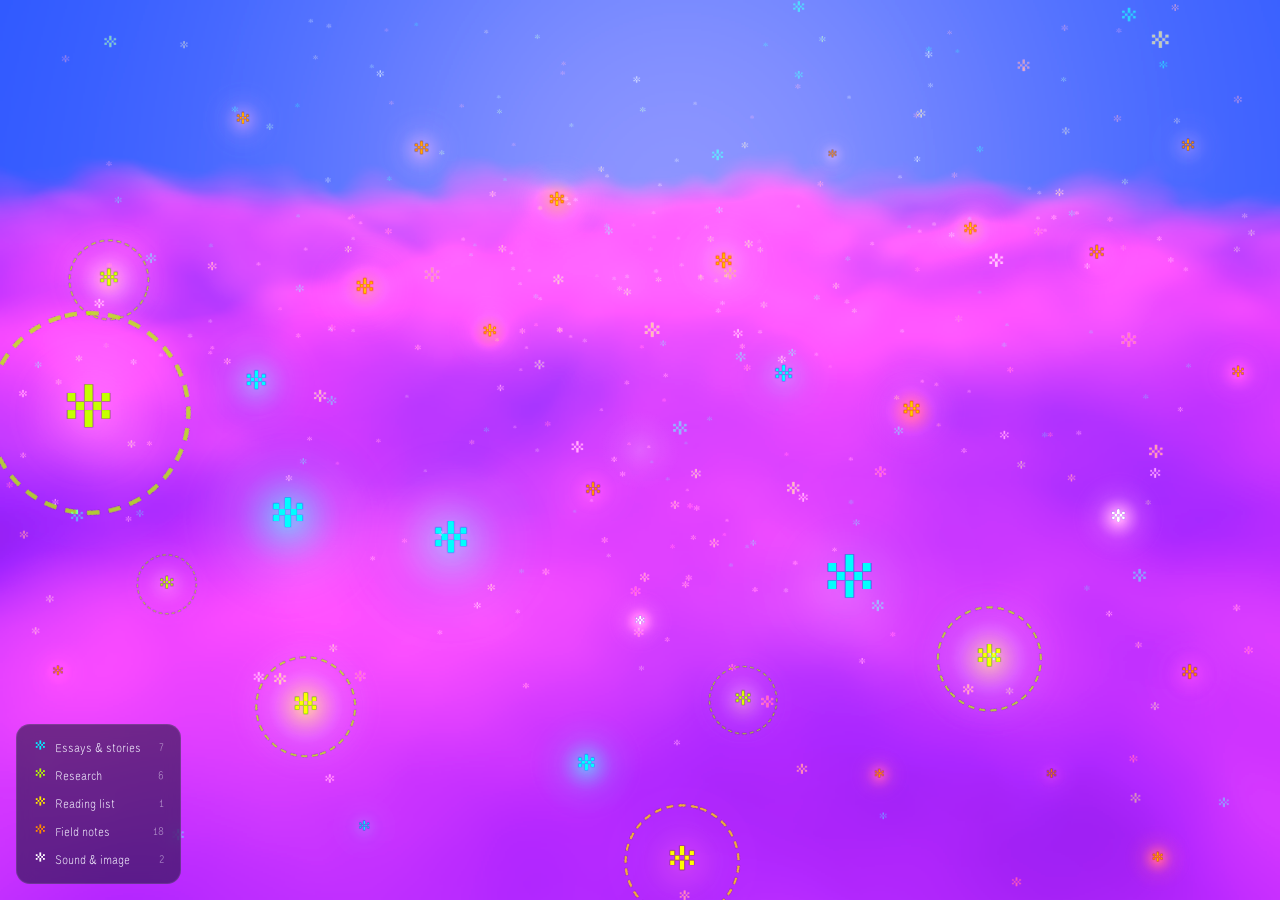
<file: index.html>
<!DOCTYPE html>
<html lang="en">
<head>
  <meta charset="utf-8" />
  <meta name="viewport" content="width=device-width, initial-scale=1" />
  <title>A Gathering Storm</title>
  <link rel="stylesheet" href="./css/styles.css" />
  <!-- Libraries bundled locally (no CDN): Three.js r134, OrbitControls, Vanta clouds 0.5.24 -->
  <script src="./js/vendor/three.min.js"></script>
  <script src="./js/vendor/OrbitControls.js"></script>
  <!-- CLOUDS -->
<script src="./js/vendor/vanta.clouds.min.js"></script>

</head>
<body>
  <div id="bg" aria-hidden="true"></div>
  <div id="app"></div>
  <div id="veil" aria-hidden="true"></div>
  <div id="tests" class="tests">Tests: (pending)</div>
  <div id="err" class="errorBox" style="display:none"></div>

  <!-- ES modules that rely on the global THREE/VANTA -->
  <script type="module" src="./js/app/boot.js"></script>
</body>
</html>
</file>
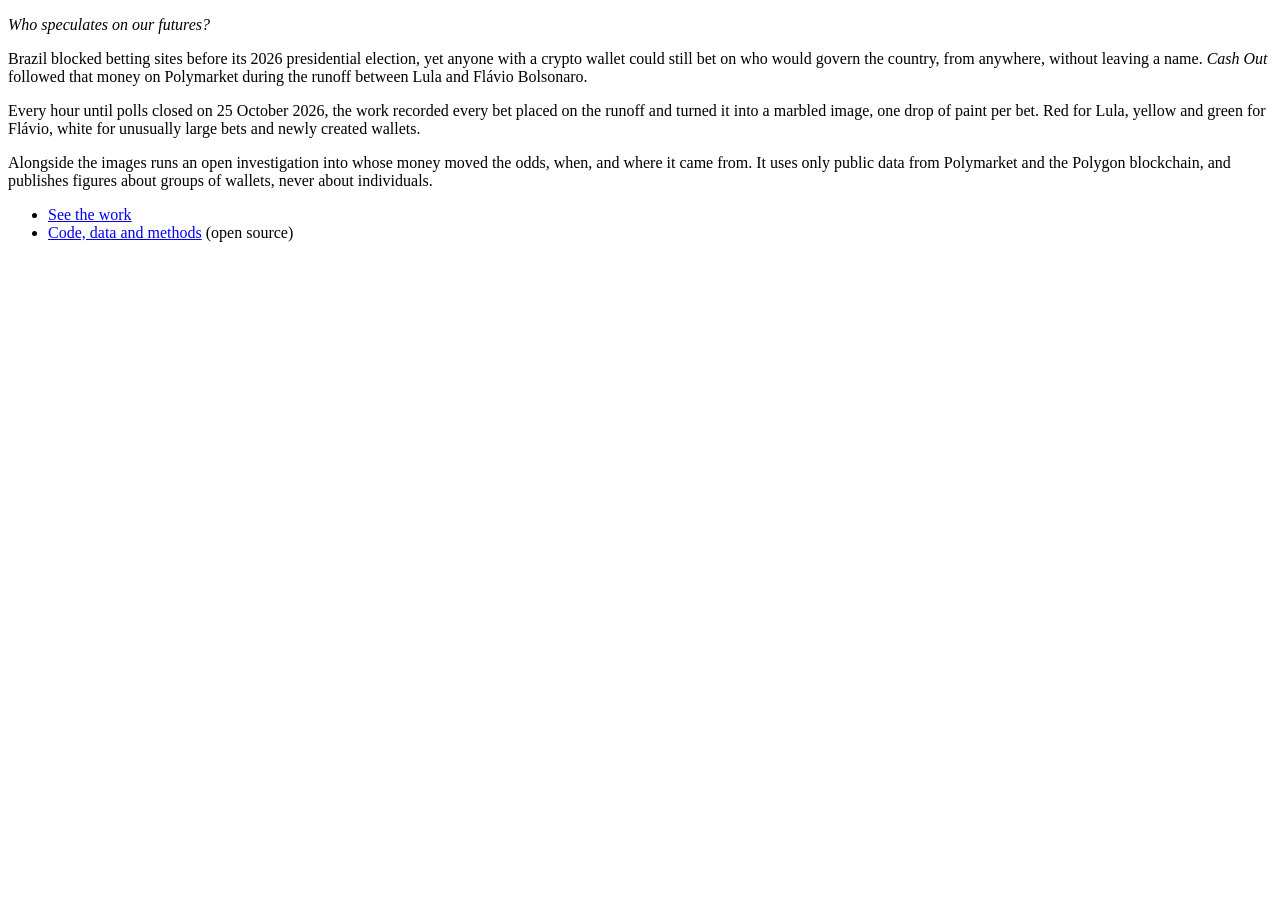
<file: assets/cash-out.html>
<!doctype html>
<html><head><title>Cash Out</title></head>
<body>
<p><i>Who speculates on our futures?</i></p>
<p>Brazil blocked betting sites before its 2026 presidential election, yet anyone with a crypto wallet could still bet on who would govern the country, from anywhere, without leaving a name. <i>Cash Out</i> followed that money on Polymarket during the runoff between Lula and Flávio Bolsonaro.</p>
<p>Every hour until polls closed on 25 October 2026, the work recorded every bet placed on the runoff and turned it into a marbled image, one drop of paint per bet. Red for Lula, yellow and green for Flávio, white for unusually large bets and newly created wallets.</p>
<p>Alongside the images runs an open investigation into whose money moved the odds, when, and where it came from. It uses only public data from Polymarket and the Polygon blockchain, and publishes figures about groups of wallets, never about individuals.</p>
<ul>
<li><a href="https://lll-uuu.github.io/cash-out" target="_blank" rel="noopener">See the work</a></li>
<li><a href="https://github.com/lll-uuu/cash-out" target="_blank" rel="noopener">Code, data and methods</a> (open source)</li>
</ul>
</body></html>
</file>
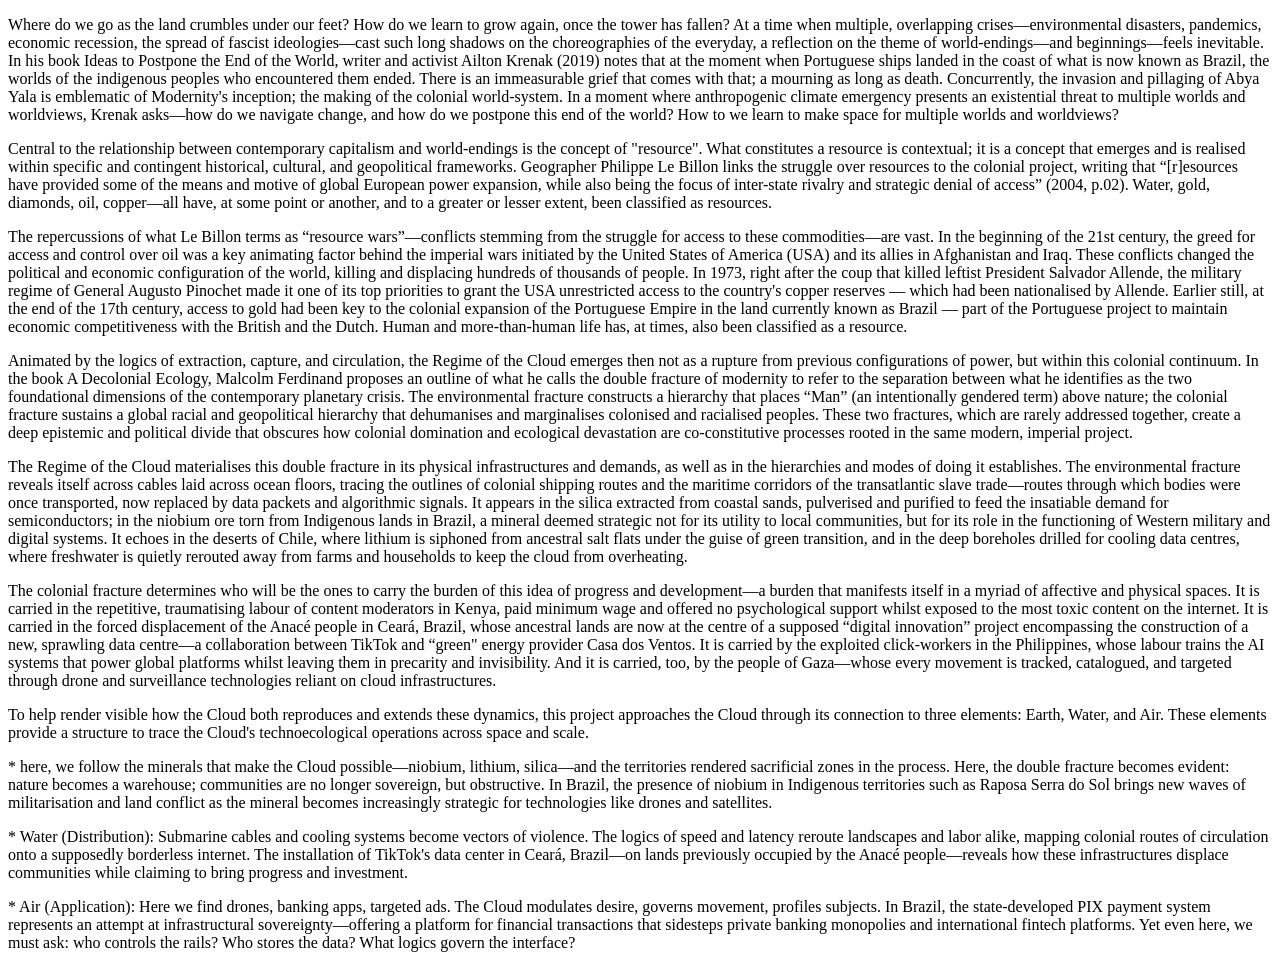
<file: assets/cloud-elements.html>
<!doctype html>
<html>
  <head>
    <title>Earth, Water, Air: The Cloud and the Elements</title>
  </head>
  <body>
    <p>
      Where do we go as the land crumbles under our feet? How do we learn to grow again, once the tower has fallen? At a time when multiple, overlapping crises—environmental disasters, pandemics, economic recession, the spread of fascist ideologies—cast such long shadows on the choreographies of the everyday, a reflection on the theme of world-endings—and beginnings—feels inevitable. In his book Ideas to Postpone the End of the World, writer and activist Ailton Krenak (2019) notes that at the moment when Portuguese ships landed in the coast of what is now known as Brazil, the worlds of the indigenous peoples who encountered them ended. There is an immeasurable grief that comes with that; a mourning as long as death. Concurrently, the invasion and pillaging of Abya Yala is emblematic of Modernity's inception; the making of the colonial world-system. In a moment where anthropogenic climate emergency presents an existential threat to multiple worlds and worldviews, Krenak asks—how do we navigate change, and how do we postpone this end of the world? How to we learn to make space for multiple worlds and worldviews?</p>
      <p>Central to the relationship between contemporary capitalism and world-endings is the concept of "resource". What constitutes a resource is contextual; it is a concept that emerges and is realised within specific and contingent historical, cultural, and geopolitical frameworks. Geographer Philippe Le Billon links the struggle over resources to the colonial project, writing that “[r]esources have provided some of the means and motive of global European power expansion, while also being the focus of inter-state rivalry and strategic denial of access” (2004, p.02). Water, gold, diamonds, oil, copper—all have, at some point or another, and to a greater or lesser extent, been classified as resources.</p>
      <p>The repercussions of what Le Billon terms as “resource wars”—conflicts stemming from the struggle for access to these commodities—are vast. In the beginning of the 21st century, the greed for access and control over oil was a key animating factor behind the imperial wars initiated by the United States of America (USA) and its allies in Afghanistan and Iraq. These conflicts changed the political and economic configuration of the world, killing and displacing hundreds of thousands of people. In 1973, right after the coup that killed leftist President Salvador Allende, the military regime of General Augusto Pinochet made it one of its top priorities to grant the USA unrestricted access to the country's copper reserves — which had been nationalised by Allende. Earlier still, at the end of the 17th century, access to gold had been key to the colonial expansion of the Portuguese Empire in the land currently known as Brazil — part of the Portuguese project to maintain economic competitiveness with the British and the Dutch. Human and more-than-human life has, at times, also been classified as a resource.</p>
      <p>Animated by the logics of extraction, capture, and circulation, the Regime of the Cloud emerges then not as a rupture from previous configurations of power, but within this colonial continuum. In the book A Decolonial Ecology, Malcolm Ferdinand proposes an outline of what he calls the double fracture of modernity to refer to the separation between what he identifies as the two foundational dimensions of the contemporary planetary crisis. The environmental fracture constructs a hierarchy that places “Man” (an intentionally gendered term) above nature; the colonial fracture sustains a global racial and geopolitical hierarchy that dehumanises and marginalises colonised and racialised peoples. These two fractures, which are rarely addressed together, create a deep epistemic and political divide that obscures how colonial domination and ecological devastation are co-constitutive processes rooted in the same modern, imperial project.</p>
      <p>The Regime of the Cloud materialises this double fracture in its physical infrastructures and demands, as well as in the hierarchies and modes of doing it establishes. The environmental fracture reveals itself across cables laid across ocean floors, tracing the outlines of colonial shipping routes and the maritime corridors of the transatlantic slave trade—routes through which bodies were once transported, now replaced by data packets and algorithmic signals. It appears in the silica extracted from coastal sands, pulverised and purified to feed the insatiable demand for semiconductors; in the niobium ore torn from Indigenous lands in Brazil, a mineral deemed strategic not for its utility to local communities, but for its role in the functioning of Western military and digital systems. It echoes in the deserts of Chile, where lithium is siphoned from ancestral salt flats under the guise of green transition, and in the deep boreholes drilled for cooling data centres, where freshwater is quietly rerouted away from farms and households to keep the cloud from overheating. </p>
      <p>The colonial fracture determines who will be the ones to carry the burden of this idea of progress and development—a burden that manifests itself in a myriad of affective and physical spaces. It is carried in the repetitive, traumatising labour of content moderators in Kenya, paid minimum wage and offered no psychological support whilst exposed to the most toxic content on the internet. It is carried in the forced displacement of the Anacé people in Ceará, Brazil, whose ancestral lands are now at the centre of a supposed “digital innovation” project encompassing the construction of a new, sprawling data centre—a collaboration between TikTok and “green" energy provider Casa dos Ventos. It is carried by the exploited click-workers in the Philippines, whose labour trains the AI systems that power global platforms whilst leaving them in precarity and invisibility. And it is carried, too, by the people of Gaza—whose every movement is tracked, catalogued, and targeted through drone and surveillance technologies reliant on cloud infrastructures.</p>
      <p>To help render visible how the Cloud both reproduces and extends these dynamics, this project approaches the Cloud through its connection to three elements: Earth, Water, and Air. These elements provide a structure to trace the Cloud's technoecological operations across space and scale.</p>
      <p>* here, we follow the minerals that make the Cloud possible—niobium, lithium, silica—and the territories rendered sacrificial zones in the process. Here, the double fracture becomes evident: nature becomes a warehouse; communities are no longer sovereign, but obstructive. In Brazil, the presence of niobium in Indigenous territories such as Raposa Serra do Sol brings new waves of militarisation and land conflict as the mineral becomes increasingly strategic for technologies like drones and satellites.</p>
      <p>* Water (Distribution): Submarine cables and cooling systems become vectors of violence. The logics of speed and latency reroute landscapes and labor alike, mapping colonial routes of circulation onto a supposedly borderless internet. The installation of TikTok's data center in Ceará, Brazil—on lands previously occupied by the Anacé people—reveals how these infrastructures displace communities while claiming to bring progress and investment.</p>
      <p>* Air (Application): Here we find drones, banking apps, targeted ads. The Cloud modulates desire, governs movement, profiles subjects. In Brazil, the state-developed PIX payment system represents an attempt at infrastructural sovereignty—offering a platform for financial transactions that sidesteps private banking monopolies and international fintech platforms. Yet even here, we must ask: who controls the rails? Who stores the data? What logics govern the interface?</p>
</p>
  </body>
</html>
</file>
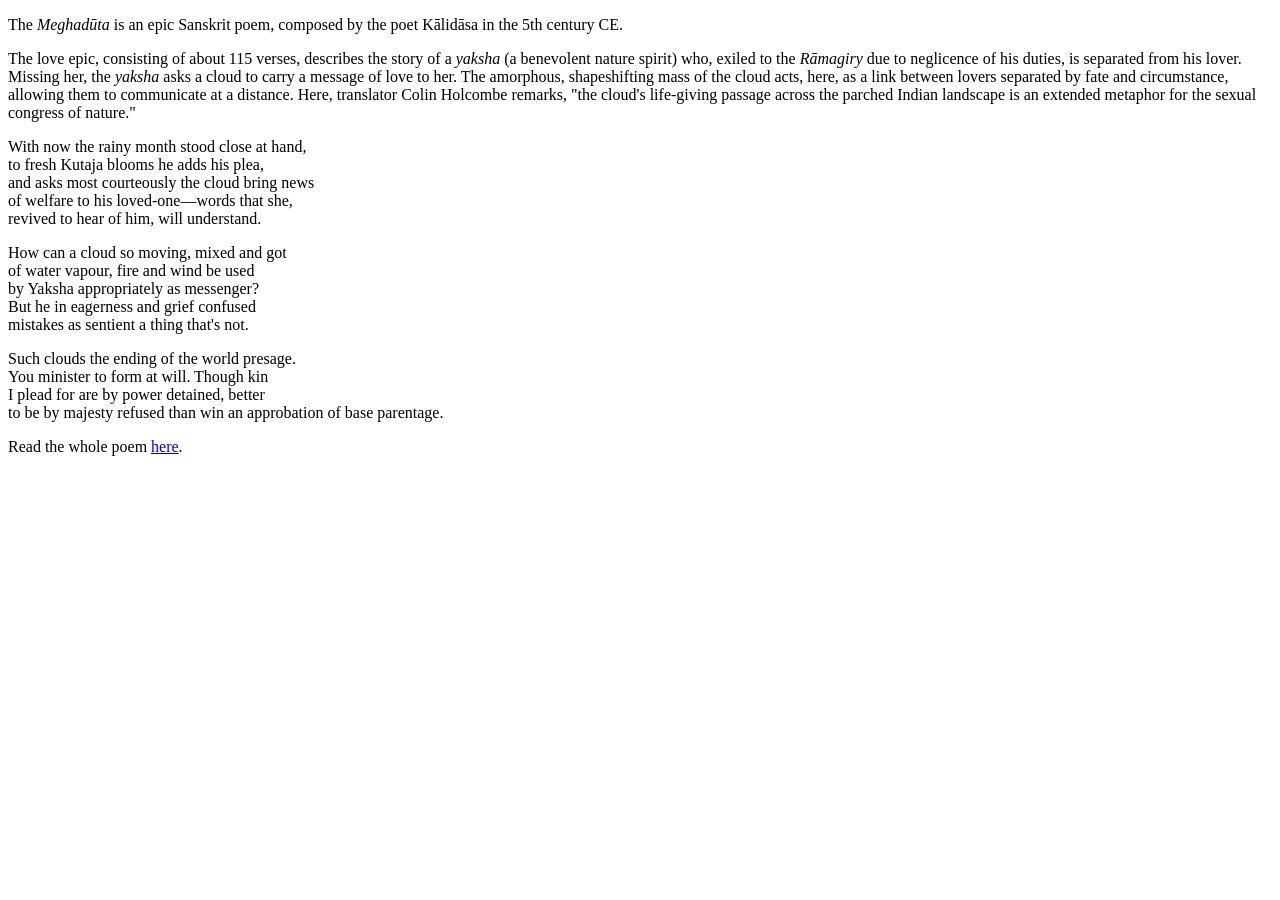
<file: assets/cloud-messenger.html>
<!doctype html>
<html>
  <head>
    <title>The Cloud as Messenger</title>
  </head>
  <body>
    <p>
      The <i>Meghadūta</i> is an epic Sanskrit poem, composed by the poet Kālidāsa in the 5th century CE. </p>
      <p>The love epic, consisting of about 115 verses, describes the story of a <i>yaksha</i> (a benevolent nature spirit) who, exiled to the <i>Rāmagiry</i> due to neglicence of his duties, is separated from his lover. Missing her, the <i>yaksha</i> asks a cloud to carry a message of love to her. The amorphous, shapeshifting mass of the cloud acts, here, as a link between lovers separated by fate and circumstance, allowing them to communicate at a distance. Here, translator Colin Holcombe remarks, "the cloud's life-giving passage across the parched Indian landscape is an extended metaphor for the sexual congress of nature." </p>

      <p>With now the rainy month stood close at hand,<br>
        to fresh Kutaja blooms he adds his plea,<br>
        and asks most courteously the cloud bring news<br>
        of welfare to his loved-one—words that she,<br>
        revived to hear of him, will understand.</p>
        
        <p>How can a cloud so moving, mixed and got<br>
        of water vapour, fire and wind be used<br>
        by Yaksha appropriately as messenger?<br>
        But he in eagerness and grief confused<br>
        mistakes as sentient a thing that's not.</p>

        <p>Such clouds the ending of the world presage.<br>
        You minister to form at will. Though kin<br>
        I plead for are by power detained, better<br>
        to be by majesty refused than win
        an approbation of base parentage.</p>
        
        <p>Read the whole poem <a href="https://www.ocasopress.com/pdf/kalidasa_meghaduta_translation.pdf">here</a>.</p>
</file>
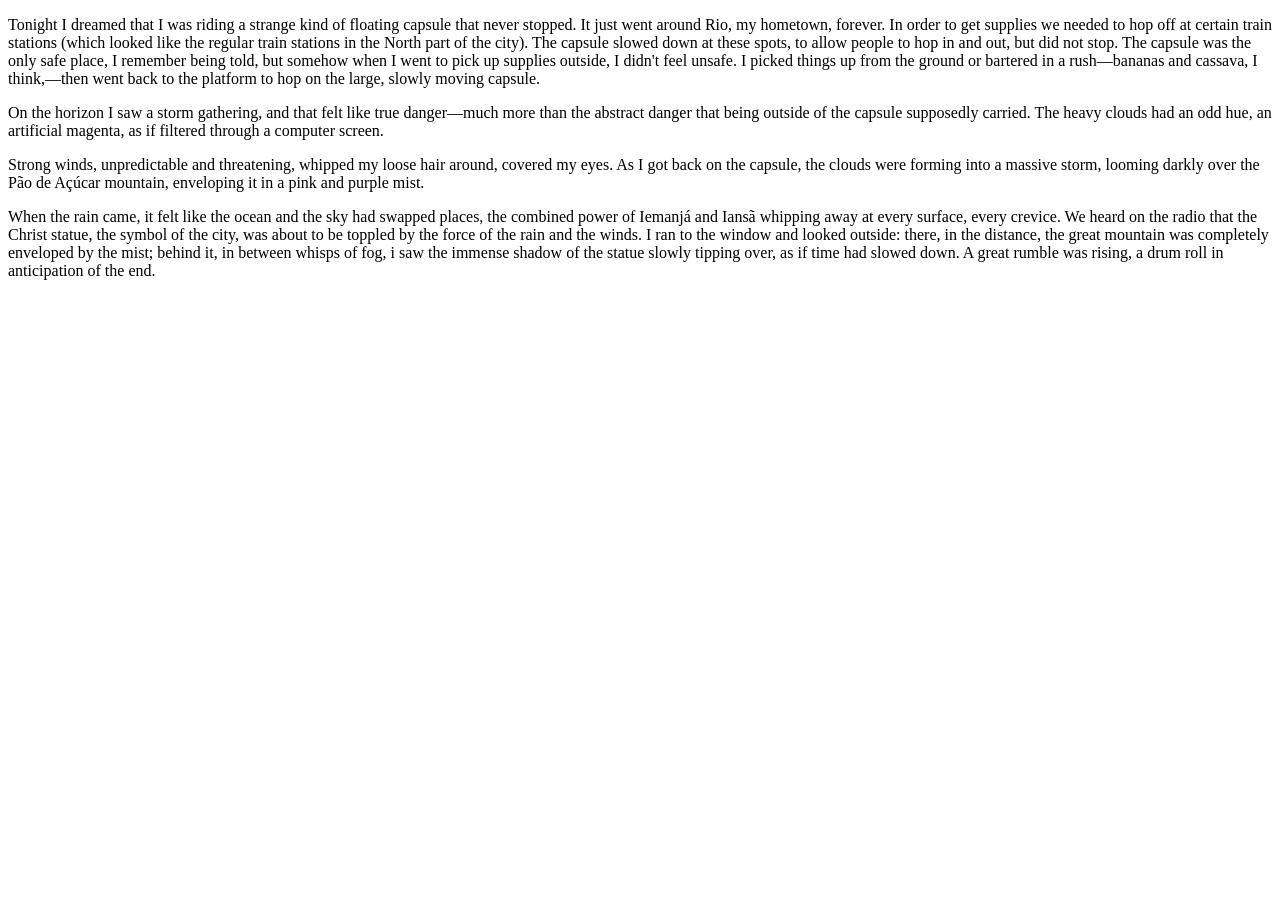
<file: assets/gathering-storm.html>
<!doctype html>
<html>
  <head>
    <title>A Gathering Storm</title>
  </head>
  <body>
    <p>Tonight I dreamed that I was riding a strange kind of floating capsule that never stopped. It just went around Rio, my hometown, forever. In order to get supplies we needed to hop off at certain train stations (which looked like the regular train stations in the North part of the city). The capsule slowed down at these spots, to allow people to hop in and out, but did not stop. The capsule was the only safe place, I remember being told, but somehow when I went to pick up supplies outside, I didn't feel unsafe. I picked things up from the ground or bartered in a rush—bananas and cassava, I think,—then went back to the platform to hop on the large, slowly moving capsule. </p>
    <p>On the horizon I saw a storm gathering, and that felt like true danger—much more than the abstract danger that being outside of the capsule supposedly carried. The heavy clouds had an odd hue, an artificial magenta, as if filtered through a computer screen.</p>
    <p>Strong winds, unpredictable and threatening, whipped my loose hair around, covered my eyes. As I got back on the capsule, the clouds were forming into a massive storm, looming darkly over the Pão de Açúcar mountain, enveloping it in a pink and purple mist.</p>
    <p>When the rain came, it felt like the ocean and the sky had swapped places, the combined power of Iemanjá and Iansã whipping away at every surface, every crevice. We heard on the radio that the Christ statue, the symbol of the city, was about to be toppled by the force of the rain and the winds. I ran to the window and looked outside: there, in the distance, the great mountain was completely enveloped by the mist; behind it, in between whisps of fog, i saw the immense shadow of the statue slowly tipping over, as if time had slowed down. A great rumble was rising, a drum roll in anticipation of the end.</p>
  </body>
</html>
</file>
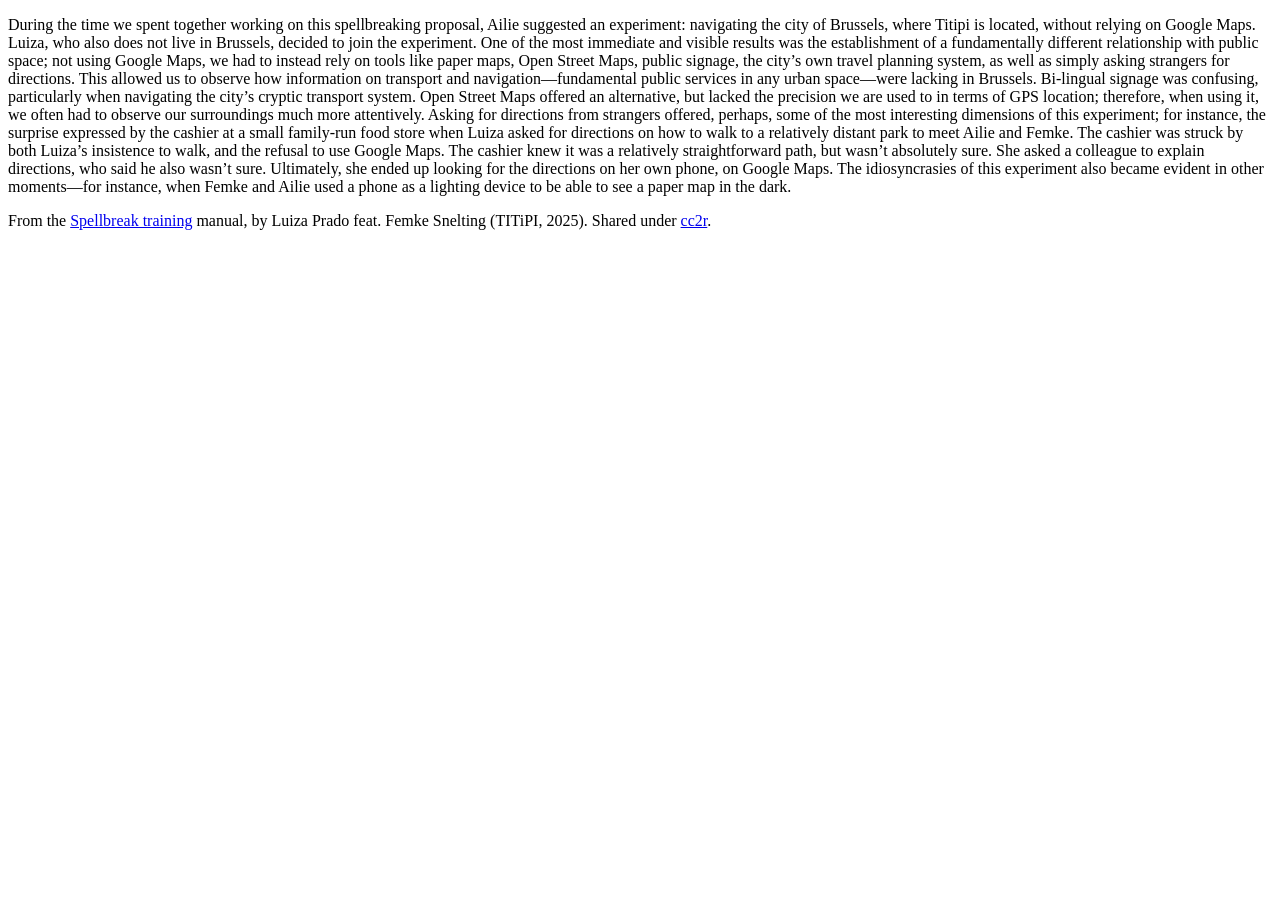
<file: assets/no-google.html>
<!doctype html>
<html><head><title>The No Google navigation experiment</title></head>
<body>
<p>During the time we spent together working on this spellbreaking proposal, Ailie suggested an experiment: navigating the city of Brussels, where Titipi is located, without relying on Google Maps. Luiza, who also does not live in Brussels, decided to join the experiment. One of the most immediate and visible results was the establishment of a fundamentally different relationship with public space; not using Google Maps, we had to instead rely on tools like paper maps, Open Street Maps, public signage, the city’s own travel planning system, as well as simply asking strangers for directions. This allowed us to observe how information on transport and navigation—fundamental public services in any urban space—were lacking in Brussels. Bi-lingual signage was confusing, particularly when navigating the city’s cryptic transport system. Open Street Maps offered an alternative, but lacked the precision we are used to in terms of GPS location; therefore, when using it, we often had to observe our surroundings much more attentively. Asking for directions from strangers offered, perhaps, some of the most interesting dimensions of this experiment; for instance, the surprise expressed by the cashier at a small family-run food store when Luiza asked for directions on how to walk to a relatively distant park to meet Ailie and Femke. The cashier was struck by both Luiza’s insistence to walk, and the refusal to use Google Maps. The cashier knew it was a relatively straightforward path, but wasn’t absolutely sure. She asked a colleague to explain directions, who said he also wasn’t sure. Ultimately, she ended up looking for the directions on her own phone, on Google Maps. The idiosyncrasies of this experiment also became evident in other moments—for instance, when Femke and Ailie used a phone as a lighting device to be able to see a paper map in the dark.</p>
<p class=source>From the <a href="https://titipi.org/wiki/index.php/Spellbreak_training" target="_blank" rel="noopener">Spellbreak training</a> manual, by Luiza Prado feat. Femke Snelting (TITiPI, 2025). Shared under <a href="https://gitlab.constantvzw.org/cc2r/v1.0" target="_blank" rel="noopener">cc2r</a>.</p>
</body></html>
</file>
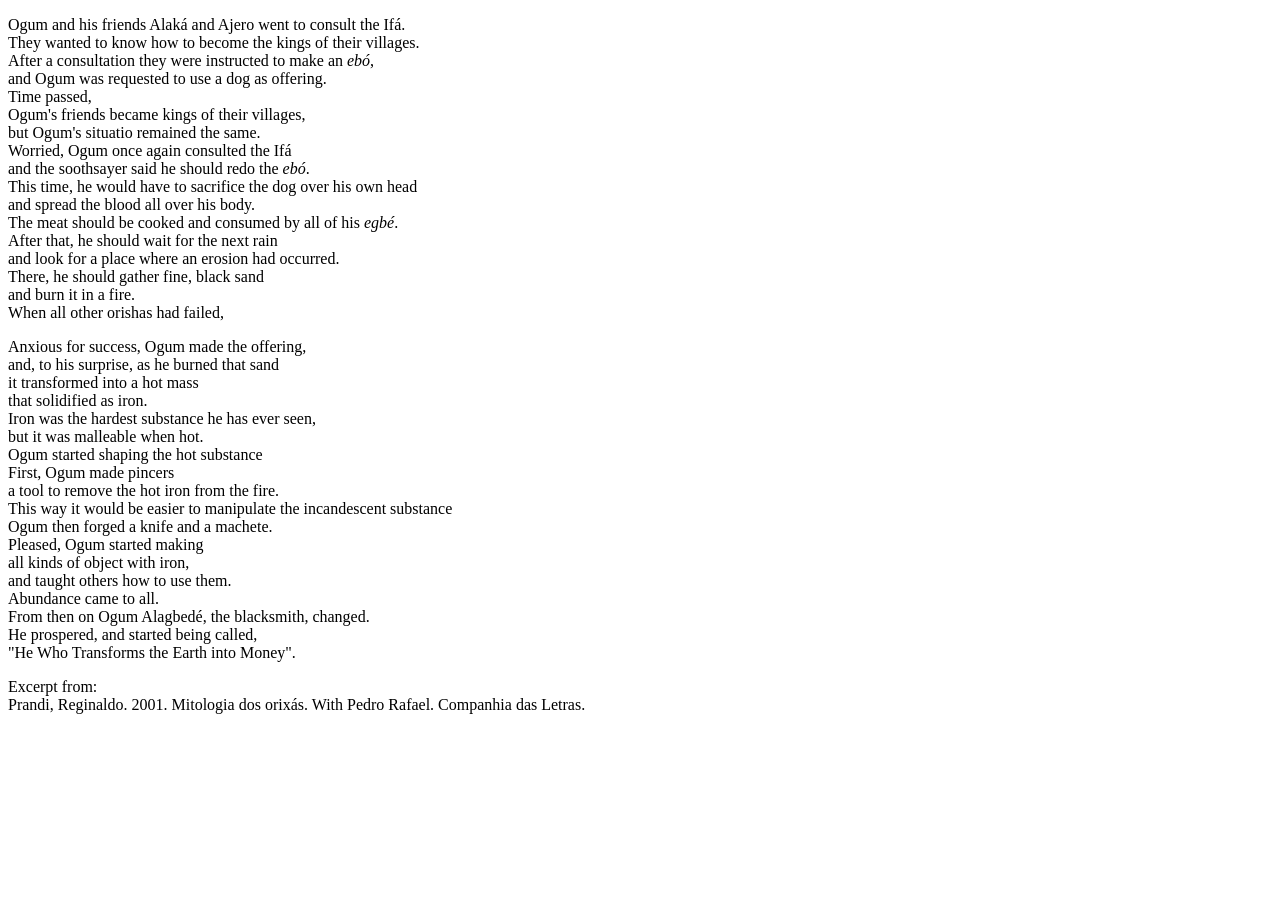
<file: assets/ogum-forge.html>
<!doctype html>
<html>
  <head>
    <title>Ogum creates </title>
  </head>
  <body>
    <p>Ogum and his friends Alaká and Ajero went to consult the Ifá.<br>
      They wanted to know how to become the kings of their villages.<br>
      After a consultation they were instructed to make an <i>ebó</i>,<br>
      and Ogum was requested to use a dog as offering.<br>
      Time passed,<br>
      Ogum's friends became kings of their villages,<br>
      but Ogum's situatio remained the same.<br>
      Worried, Ogum once again consulted the Ifá<br>
      and the soothsayer said he should redo the <i>ebó</i>.<br>
      This time, he would have to sacrifice the dog over his own head<br>
      and spread the blood all over his body.<br>
      The meat should be cooked and consumed by all of his <i>egbé</i>.<br>
      After that, he should wait for the next rain<br>
      and look for a place where an erosion had occurred.<br>
      There, he should gather fine, black sand<br>
      and burn it in a fire.<br>
      When all other orishas had failed,</p>

      <p>Anxious for success, Ogum made the offering,<br>
      and, to his surprise, as he burned that sand<br>
      it transformed into a hot mass<br>
      that solidified as iron.<br>
      Iron was the hardest substance he has ever seen,<br>
      but it was malleable when hot.<br>
      Ogum started shaping the hot substance<br>
      First, Ogum made pincers<br>
      a tool to remove the hot iron from the fire.<br>
      This way it would be easier to manipulate the incandescent substance<br>
      Ogum then forged a knife and a machete.<br>
      Pleased, Ogum started making<br>
      all kinds of object with iron,<br>
      and taught others how to use them.<br>
      Abundance came to all.<br>
      From then on Ogum Alagbedé, the blacksmith, changed.<br>
      He prospered, and started being called,<br>
      "He Who Transforms the Earth into Money".
    </p>

    Excerpt from: <br>
      Prandi, Reginaldo. 2001. Mitologia dos orixás. With Pedro Rafael. Companhia das Letras.<br>

  </body>
</html>
</file>
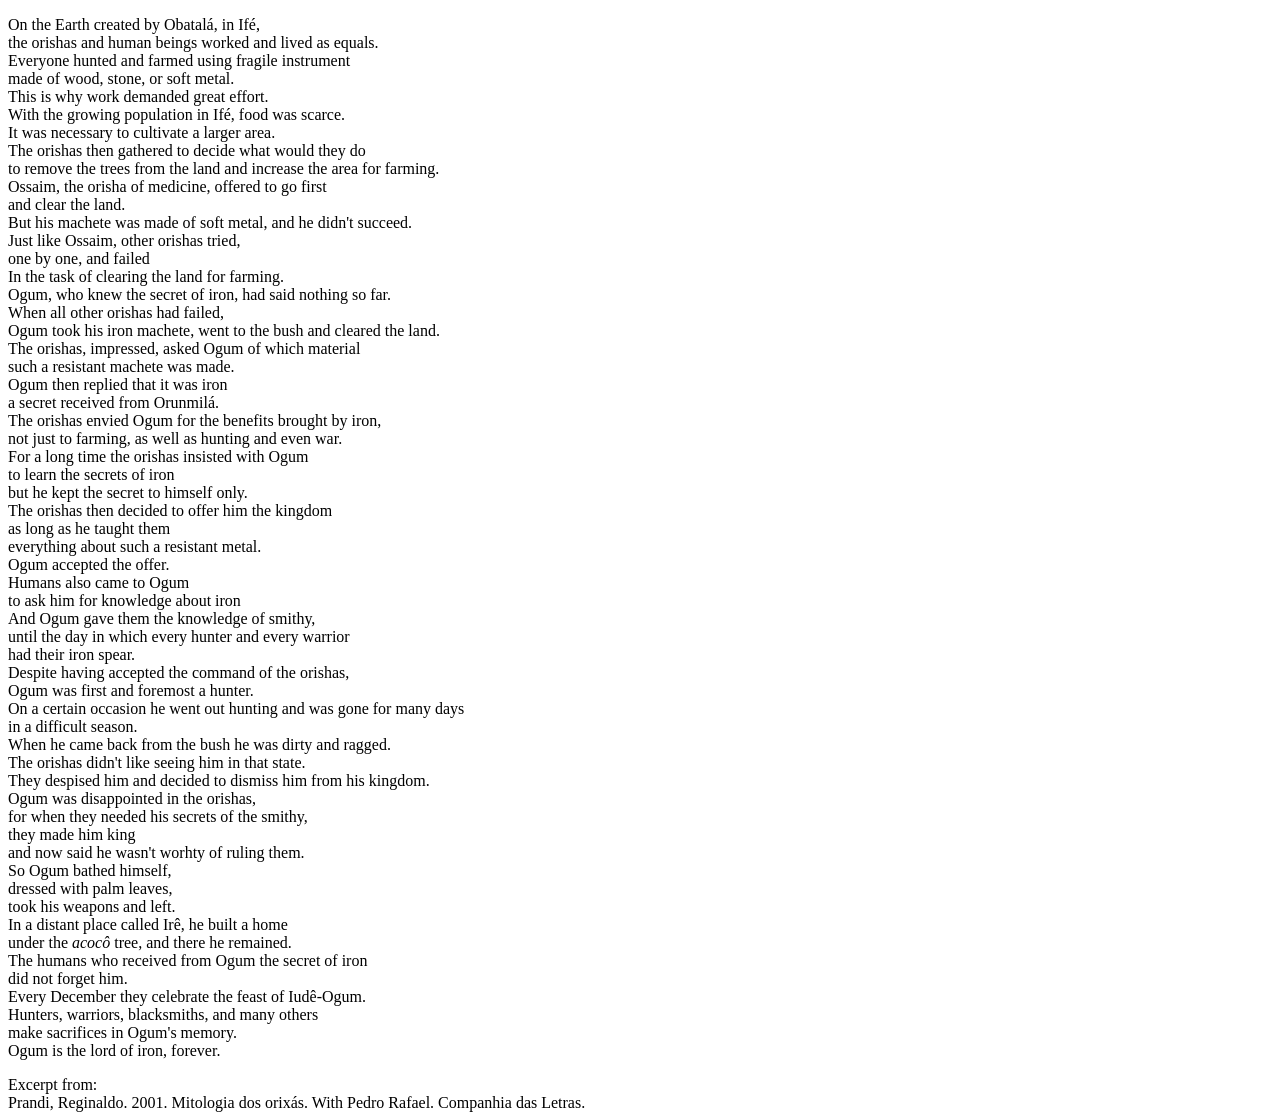
<file: assets/ogum-iron.html>
<!doctype html>
<html>
  <head>
    <title>Ogum gives the secret of iron to humanity</title>
  </head>
  <body>
    <p>On the Earth created by Obatalá, in Ifé, <br>
      the orishas and human beings worked and lived as equals.<br>
      Everyone hunted and farmed using fragile instrument<br>
      made of wood, stone, or soft metal. <br>
      This is why work demanded great effort.<br>
      With the growing population in Ifé, food was scarce. <br>
      It was necessary to cultivate a larger area.<br>
      The orishas then gathered to decide what would they do<br>
      to remove the trees from the land and increase the area for farming.<br>
      Ossaim, the orisha of medicine, offered to go first<br>
      and clear the land.<br>
      But his machete was made of soft metal, and he didn't succeed.<br>
      Just like Ossaim, other orishas tried,<br>
      one by one, and failed<br>
      In the task of clearing the land for farming.<br>
      Ogum, who knew the secret of iron, had said nothing so far.<br>
      When all other orishas had failed,<br>
      Ogum took his iron machete, went to the bush and cleared the land.<br>
      The orishas, impressed, asked Ogum of which material<br>
      such a resistant machete was made.<br>
      Ogum then replied that it was iron<br>
      a secret received from Orunmilá.<br>
      The orishas envied Ogum for the benefits brought by iron,<br>
      not just to farming, as well as hunting and even war.<br>
      For a long time the orishas insisted with Ogum<br>
      to learn the secrets of iron<br>
      but he kept the secret to himself only.<br>
      The orishas then decided to offer him the kingdom<br>
      as long as he taught them<br>
      everything about such a resistant metal.<br>
      Ogum accepted the offer.<br>
      Humans also came to Ogum<br>
      to ask him for knowledge about iron<br>
      And Ogum gave them the knowledge of smithy,<br>
      until the day in which every hunter and every warrior<br>
      had their iron spear.<br>
      Despite having accepted the command of the orishas,<br>
      Ogum was first and foremost a hunter.<br>
      On a certain occasion he went out hunting and was gone for many days<br>
      in a difficult season.<br>
      When he came back from the bush he was dirty and ragged.<br>
      The orishas didn't like seeing him in that state.<br>
      They despised him and decided to dismiss him from his kingdom.<br>
      Ogum was disappointed in the orishas,<br>
      for when they needed his secrets of the smithy,<br>
      they made him king<br>
      and now said he wasn't worhty of ruling them.<br>
      So Ogum bathed himself,<br>
      dressed with palm leaves,<br>
      took his weapons and left.<br>
      In a distant place called Irê, he built a home<br>
      under the <i>acocô</i> tree, and there he remained.<br>
      The humans who received from Ogum the secret of iron<br>
      did not forget him.<br>
      Every December they celebrate the feast of Iudê-Ogum.<br>
      Hunters, warriors, blacksmiths, and many others<br>
      make sacrifices in Ogum's memory.<br>
      Ogum is the lord of iron, forever.</p>

      Excerpt from: <br>
      Prandi, Reginaldo. 2001. Mitologia dos orixás. With Pedro Rafael. Companhia das Letras.<br>
  </body>
</html>
</file>
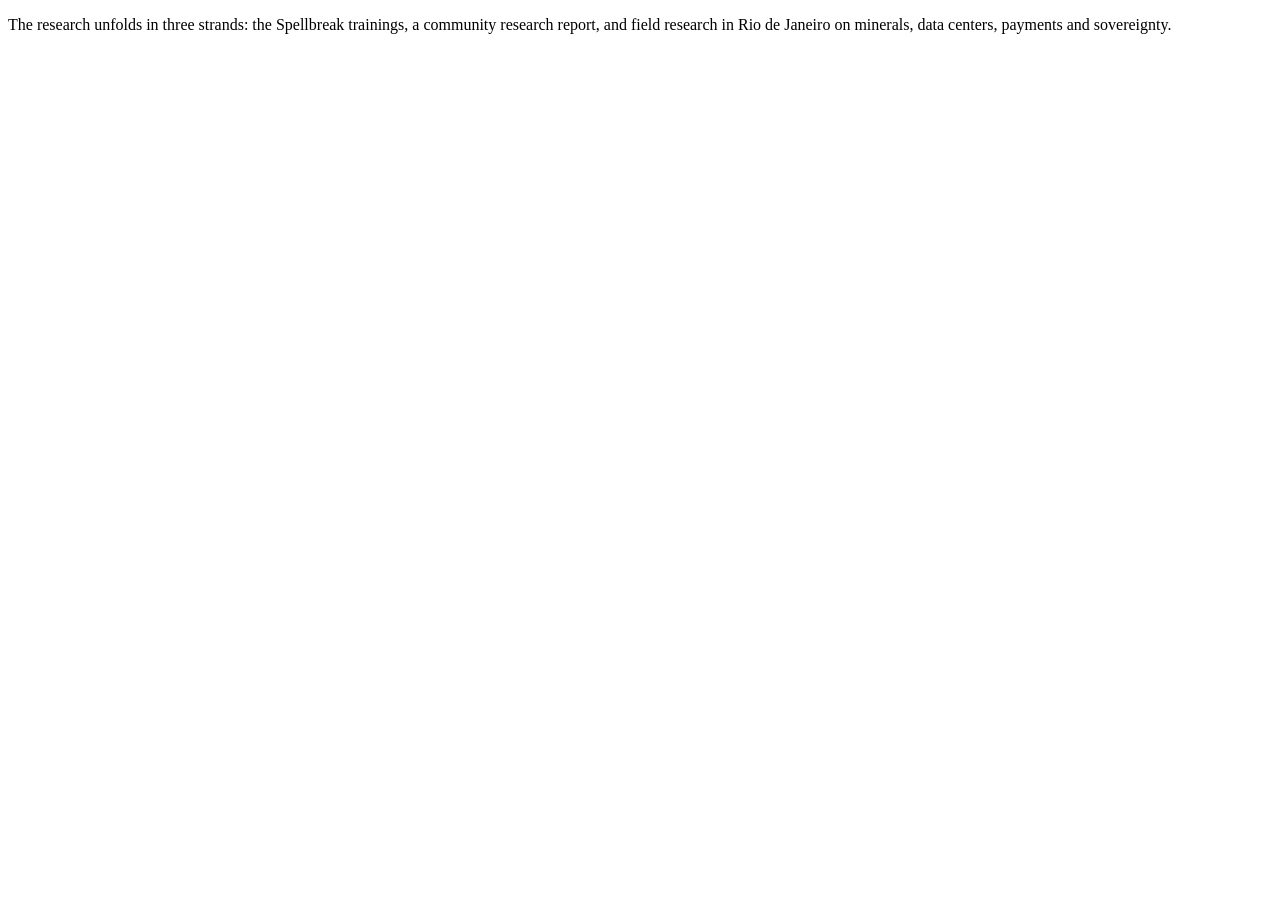
<file: assets/project-map.html>
<!doctype html>
<html>
  <head><title>The Regime of the Cloud :: Project Map</title></head>
  <body>
    <p>The research unfolds in three strands: the Spellbreak trainings, a community research report, and field research in Rio de Janeiro on minerals, data centers, payments and sovereignty.</p>
    <div class="project-map" data-project-map></div>
  </body>
</html>
</file>
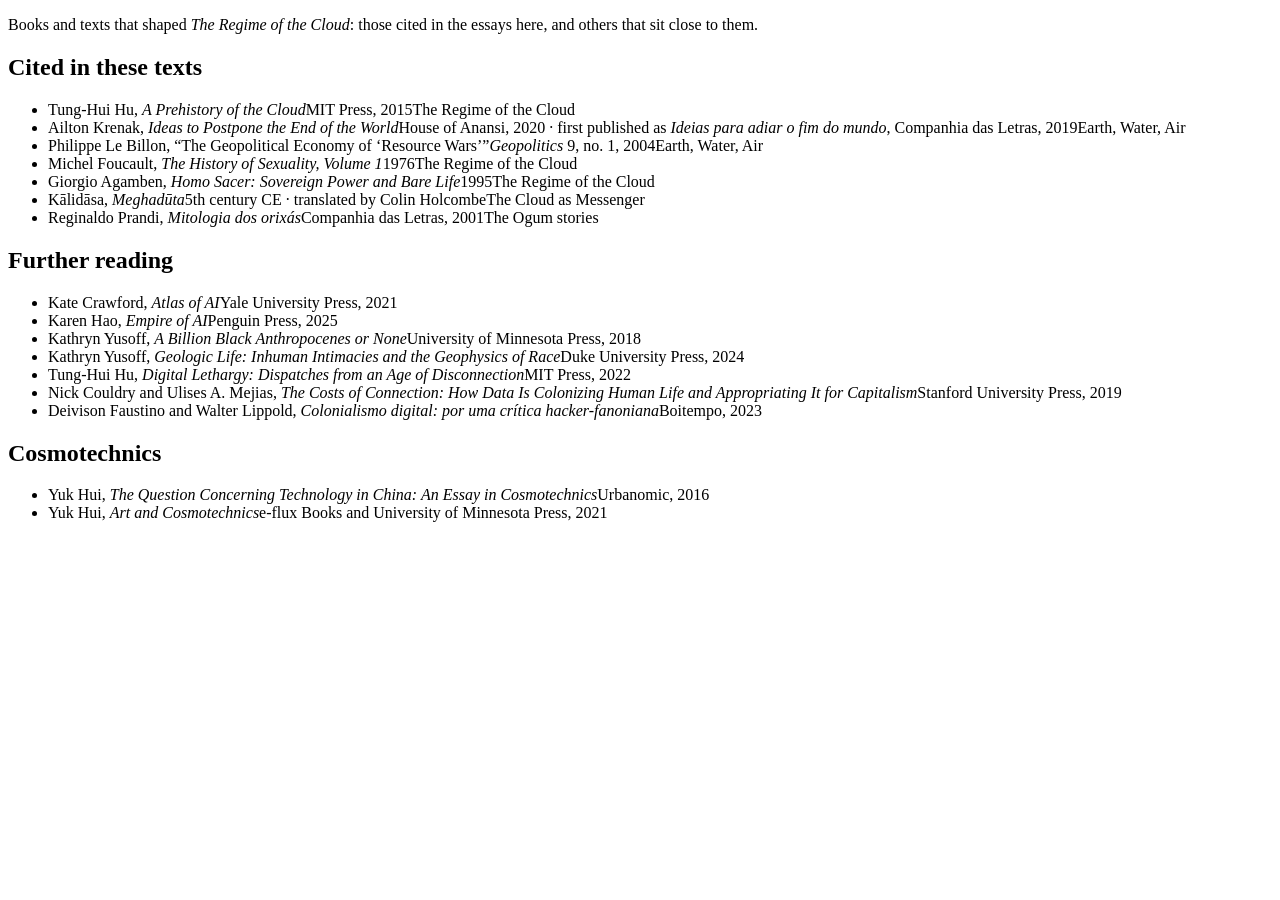
<file: assets/reading-list.html>
<!doctype html>
<html>
  <head><title>Reading list</title></head>
  <body>
    <p>Books and texts that shaped <i>The Regime of the Cloud</i>: those cited in the essays here, and others that sit close to them.</p>

    <h2 class="section">Cited in these texts</h2>
    <ul class="reading-list">
      <li><span class="author">Tung-Hui Hu</span>, <i>A Prehistory of the Cloud</i><span class="meta">MIT Press, 2015</span><span class="tag">The Regime of the Cloud</span></li>
      <li><span class="author">Ailton Krenak</span>, <i>Ideas to Postpone the End of the World</i><span class="meta">House of Anansi, 2020 · first published as <i>Ideias para adiar o fim do mundo</i>, Companhia das Letras, 2019</span><span class="tag">Earth, Water, Air</span></li>
      <li><span class="author">Philippe Le Billon</span>, “The Geopolitical Economy of ‘Resource Wars’”<span class="meta"><i>Geopolitics</i> 9, no. 1, 2004</span><span class="tag">Earth, Water, Air</span></li>
      <li><span class="author">Michel Foucault</span>, <i>The History of Sexuality, Volume 1</i><span class="meta">1976</span><span class="tag">The Regime of the Cloud</span></li>
      <li><span class="author">Giorgio Agamben</span>, <i>Homo Sacer: Sovereign Power and Bare Life</i><span class="meta">1995</span><span class="tag">The Regime of the Cloud</span></li>
      <li><span class="author">Kālidāsa</span>, <i>Meghadūta</i><span class="meta">5th century CE · translated by Colin Holcombe</span><span class="tag">The Cloud as Messenger</span></li>
      <li><span class="author">Reginaldo Prandi</span>, <i>Mitologia dos orixás</i><span class="meta">Companhia das Letras, 2001</span><span class="tag">The Ogum stories</span></li>
    </ul>

    <h2 class="section">Further reading</h2>
    <ul class="reading-list">
      <li><span class="author">Kate Crawford</span>, <i>Atlas of AI</i><span class="meta">Yale University Press, 2021</span></li>
      <li><span class="author">Karen Hao</span>, <i>Empire of AI</i><span class="meta">Penguin Press, 2025</span></li>
      <li><span class="author">Kathryn Yusoff</span>, <i>A Billion Black Anthropocenes or None</i><span class="meta">University of Minnesota Press, 2018</span></li>
      <li><span class="author">Kathryn Yusoff</span>, <i>Geologic Life: Inhuman Intimacies and the Geophysics of Race</i><span class="meta">Duke University Press, 2024</span></li>
      <li><span class="author">Tung-Hui Hu</span>, <i>Digital Lethargy: Dispatches from an Age of Disconnection</i><span class="meta">MIT Press, 2022</span></li>
      <li><span class="author">Nick Couldry and Ulises A. Mejias</span>, <i>The Costs of Connection: How Data Is Colonizing Human Life and Appropriating It for Capitalism</i><span class="meta">Stanford University Press, 2019</span></li>
      <li><span class="author">Deivison Faustino and Walter Lippold</span>, <i>Colonialismo digital: por uma crítica hacker-fanoniana</i><span class="meta">Boitempo, 2023</span></li>
    </ul>

    <h2 class="section">Cosmotechnics</h2>
    <ul class="reading-list">
      <li><span class="author">Yuk Hui</span>, <i>The Question Concerning Technology in China: An Essay in Cosmotechnics</i><span class="meta">Urbanomic, 2016</span></li>
      <li><span class="author">Yuk Hui</span>, <i>Art and Cosmotechnics</i><span class="meta">e-flux Books and University of Minnesota Press, 2021</span></li>
    </ul>
  </body>
</html>
</file>
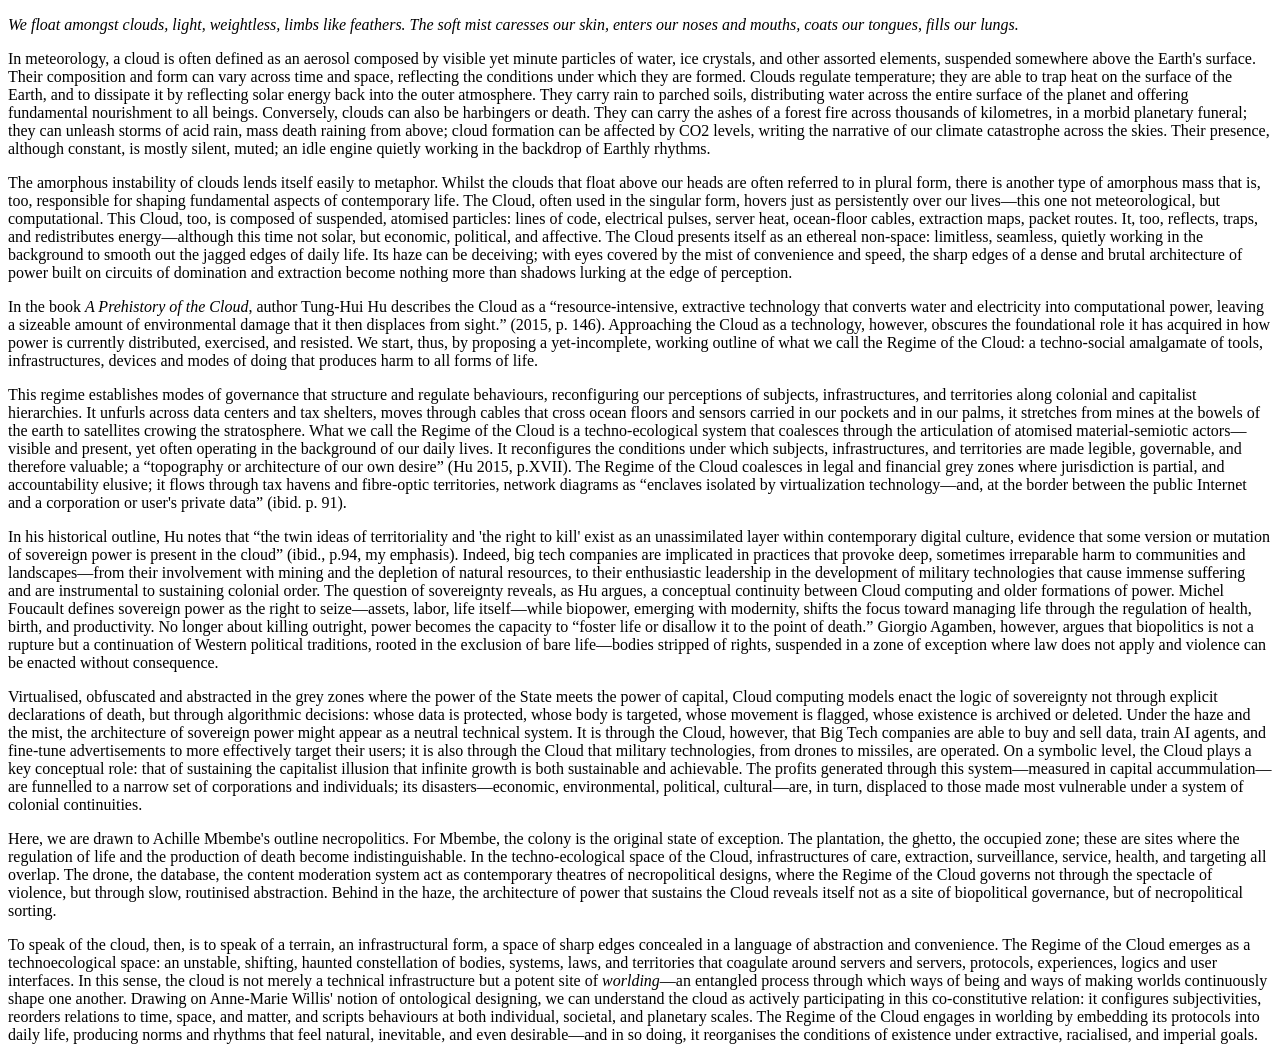
<file: assets/regime-of-the-cloud.html>
<!doctype html>
<html>
  <head>
    <title>The Regime of the Cloud</title>
  </head>
  <body>
    <p><i>We float amongst clouds, light, weightless, limbs like feathers. The soft mist caresses our skin, enters our noses and mouths, coats our tongues, fills our lungs. </i></p>
    <p>In meteorology, a cloud is often defined as an aerosol composed by visible yet minute particles of water, ice crystals, and other assorted elements, suspended somewhere above the Earth's surface. Their composition and form can vary across time and space, reflecting the conditions under which they are formed. Clouds regulate temperature; they are able to trap heat on the surface of the Earth, and to dissipate it by reflecting solar energy back into the outer atmosphere. They carry rain to parched soils, distributing water across the entire surface of the planet and offering fundamental nourishment to all beings. Conversely, clouds can also be harbingers or death. They can carry the ashes of a forest fire across thousands of kilometres, in a morbid planetary funeral; they can unleash storms of acid rain, mass death raining from above; cloud formation can be affected by CO2 levels, writing the narrative of our climate catastrophe across the skies. Their presence, although constant, is mostly silent, muted; an idle engine quietly working in the backdrop of Earthly rhythms.</p>
    <p>The amorphous instability of clouds lends itself easily to metaphor. Whilst the clouds that float above our heads are often referred to in plural form, there is another type of amorphous mass that is, too, responsible for shaping fundamental aspects of contemporary life. The Cloud, often used in the singular form, hovers just as persistently over our lives—this one not meteorological, but computational. This Cloud, too, is composed of suspended, atomised particles: lines of code, electrical pulses, server heat, ocean-floor cables, extraction maps, packet routes. It, too, reflects, traps, and redistributes energy—although this time not solar, but economic, political, and affective. The Cloud presents itself as an ethereal non-space: limitless, seamless, quietly working in the background to smooth out the jagged edges of daily life. Its haze can be deceiving; with eyes covered by the mist of convenience and speed, the sharp edges of a dense and brutal architecture of power built on circuits of domination and extraction become nothing more than shadows lurking at the edge of perception. </p>
    <p>In the book <i>A Prehistory of the Cloud</i>, author Tung-Hui Hu describes the Cloud as a “resource-intensive, extractive technology that converts water and electricity into computational power, leaving a sizeable amount of environmental damage that it then displaces from sight.” (2015, p. 146). Approaching the Cloud as a technology, however, obscures the foundational role it has acquired in how power is currently distributed, exercised, and resisted. We start, thus, by proposing a yet-incomplete, working outline of what we call the Regime of the Cloud: a techno-social amalgamate of tools, infrastructures, devices and modes of doing that produces harm to all forms of life. </p>
    <p>This regime establishes modes of governance that structure and regulate behaviours, reconfiguring our perceptions of subjects, infrastructures, and territories along colonial and capitalist hierarchies. It unfurls across data centers and tax shelters, moves through cables that cross ocean floors and sensors carried in our pockets and in our palms, it stretches from mines at the bowels of the earth to satellites crowing the stratosphere. What we call the Regime of the Cloud is a techno-ecological system that coalesces through the articulation of atomised material-semiotic actors—visible and present, yet often operating in the background of our daily lives. It reconfigures the conditions under which subjects, infrastructures, and territories are made legible, governable, and therefore valuable; a “topography or architecture of our own desire” (Hu 2015, p.XVII). The Regime of the Cloud coalesces in legal and financial grey zones where jurisdiction is partial, and accountability elusive; it flows through tax havens and fibre-optic territories, network diagrams as “enclaves isolated by virtualization technology—and, at the border between the public Internet and a corporation or user's private data” (ibid. p. 91).</p>
    <p>In his historical outline, Hu notes that “the twin ideas of territoriality and 'the right to kill' exist as an unassimilated layer within contemporary digital culture, evidence that some version or mutation of sovereign power is present in the cloud” (ibid., p.94, my emphasis). Indeed, big tech companies are implicated in practices that provoke deep, sometimes irreparable harm to communities and landscapes—from their involvement with mining and the depletion of natural resources, to their enthusiastic leadership in the development of military technologies that cause immense suffering and are instrumental to sustaining colonial order. The question of sovereignty reveals, as Hu argues, a conceptual continuity between Cloud computing and older formations of power. Michel Foucault defines sovereign power as the right to seize—assets, labor, life itself—while biopower, emerging with modernity, shifts the focus toward managing life through the regulation of health, birth, and productivity. No longer about killing outright, power becomes the capacity to “foster life or disallow it to the point of death.” Giorgio Agamben, however, argues that biopolitics is not a rupture but a continuation of Western political traditions, rooted in the exclusion of bare life—bodies stripped of rights, suspended in a zone of exception where law does not apply and violence can be enacted without consequence.</p>
    <p>Virtualised, obfuscated and abstracted in the grey zones where the power of the State meets the power of capital, Cloud computing models enact the logic of sovereignty not through explicit declarations of death, but through algorithmic decisions: whose data is protected, whose body is targeted, whose movement is flagged, whose existence is archived or deleted. Under the haze and the mist, the architecture of sovereign power might appear as a neutral technical system. It is through the Cloud, however, that Big Tech companies are able to buy and sell data, train AI agents, and fine-tune advertisements to more effectively target their users; it is also through the Cloud that military technologies, from drones to missiles, are operated. On a symbolic level, the Cloud plays a key conceptual role: that of sustaining the capitalist illusion that infinite growth is both sustainable and achievable. The profits generated through this system—measured in capital accummulation—are funnelled to a narrow set of corporations and individuals; its disasters—economic, environmental, political, cultural—are, in turn, displaced to those made most vulnerable under a system of colonial continuities.</p>
    <p>Here, we are drawn to Achille Mbembe's outline necropolitics. For Mbembe, the colony is the original state of exception. The plantation, the ghetto, the occupied zone; these are sites where the regulation of life and the production of death become indistinguishable. In the techno-ecological space of the Cloud, infrastructures of care, extraction, surveillance, service, health, and targeting all overlap. The drone, the database, the content moderation system act as contemporary theatres of necropolitical designs, where the Regime of the Cloud governs not through the spectacle of violence, but through slow, routinised abstraction. Behind in the haze, the architecture of power that sustains the Cloud reveals itself not as a site of biopolitical governance, but of necropolitical sorting.</p>
    <p>To speak of the cloud, then, is to speak of a terrain, an infrastructural form, a space of sharp edges concealed in a language of abstraction and convenience. The Regime of the Cloud emerges as a technoecological space: an unstable, shifting, haunted constellation of bodies, systems, laws, and territories that coagulate around servers and servers, protocols, experiences, logics and user interfaces. In this sense, the cloud is not merely a technical infrastructure but a potent site of <i>worlding</i>—an entangled process through which ways of being and ways of making worlds continuously shape one another. Drawing on Anne-Marie Willis' notion of ontological designing, we can understand the cloud as actively participating in this co-constitutive relation: it configures subjectivities, reorders relations to time, space, and matter, and scripts behaviours at both individual, societal, and planetary scales. The Regime of the Cloud engages in worlding by embedding its protocols into daily life, producing norms and rhythms that feel natural, inevitable, and even desirable—and in so doing, it reorganises the conditions of existence under extractive, racialised, and imperial goals.
    </p>

  </body>
</html>
</file>
<file: css/styles.css>
/* === Font faces === */
@font-face {
  font-family: "Velvelyne";
  src: url("../assets/fonts/Velvelyne-Light.otf") format("opentype");
  font-weight: 300;
  font-style: normal;
  font-display: swap;
}
@font-face {
  font-family: "Velvelyne";
  src: url("../assets/fonts/Velvelyne-Book.otf") format("opentype");
  font-weight: 400;
  font-style: normal;
  font-display: swap;
}
@font-face {
  font-family: "Velvelyne";
  src: url("../assets/fonts/Velvelyne-Bold.otf") format("opentype");
  font-weight: 700;
  font-style: normal;
  font-display: swap;
}

@font-face {
  font-family: "FT88";
  src: url("../assets/fonts/FT88-Regular.otf") format("opentype");
  font-weight: 400;
  font-style: normal;
  font-display: swap;
}
@font-face {
  font-family: "FT88";
  src: url("../assets/fonts/FT88-Italic.otf") format("opentype");
  font-weight: 400;
  font-style: italic;
  font-display: swap;
}

/* === Global usage === */
:root {
  --font-body: "Velvelyne", system-ui, -apple-system, "Segoe UI", Roboto, Helvetica, Arial, sans-serif;
  --font-title: "FT88", system-ui, -apple-system, "Segoe UI", Roboto, Helvetica, Arial, sans-serif;
}

body { font-family: var(--font-body); font-weight: 400; }

/* Overlay panel content = Velvelyne */
.panel .content {
  font-family: "Velvelyne", system-ui, -apple-system, "Segoe UI", Roboto, Helvetica, Arial, sans-serif;
  font-weight: 400;              /* Book */
  font-size: 18px;
  line-height: 1.6;
  -webkit-font-smoothing: antialiased;
  -moz-osx-font-smoothing: grayscale;
  color: lightsalmon;
}


/* Titles/headlines = FT88 Italic */
.panel header h3,
.panel .content :where(h1, h2, h3, h4, h5, h6) {
  font-family: "FT88", system-ui, -apple-system, "Segoe UI", Roboto, Helvetica, Arial, sans-serif;
  font-style: italic;            /* select FT88-Italic face */
  font-weight: 400;
  letter-spacing: .2px;
  margin: 0 0 8px;
}

/* Sizes & spacing for essay headings */
.panel .content h1 { font-size: 28px; margin-top: 4px; }
.panel .content h2 { font-size: 22px; margin-top: 14px; }
.panel .content h3 { font-size: 18px; margin-top: 12px; }

/* Paragraphs, lists, quotes */
.panel .content :where(p, li) { font-weight: 400; }
.panel .content p { margin: 0 0 12px; }
.panel .content ul, .panel .content ol { margin: 0 0 14px 20px; }
.panel .content blockquote {
  margin: 10px 0;
  padding: 8px 12px;
  border-left: 2px solid rgba(255,255,255,.18);
  color: #dfe4f4;
}

/* Links in essays */
.panel .content a {
  color: #a6d0ff;
  text-decoration: underline;
  text-underline-offset: 2px;
}

/* Images & media inside essays */
.panel .content img, .panel .content video {
  max-width: 100%;
  height: auto;
  border-radius: 10px;
  border: 1px solid rgba(255,255,255,.08);
}

html, body { height: 100%; margin: 0; overflow: hidden; background: #0b0f16; }
#bg { position: fixed; inset: 0; z-index: 0; }
#app { position: relative; z-index: 1; }
canvas { display:block; }

/* Small, soft peephole */
#veil {
  position: fixed;
  inset: 0;
  z-index: 2;
  pointer-events: none;

  /* Subtle fog tint over everything */
  background: rgba(255, 255, 255, 0.08);
  backdrop-filter: saturate(0.8);

  --x: 50%;
  --y: 50%;
  --r: 100px;

  /* Radial gradient overlay that saturates around cursor */
  background-image: radial-gradient(
    circle var(--r) at var(--x) var(--y),
    rgba(255,255,255,0.15) 0%,
    rgba(255,255,255,0.05) 40%,
    rgba(255,255,255,0.0) 80%
  );

  /* Additional localized filter at the center */
  filter: saturate(1.3) contrast(1.05);

  transition: backdrop-filter .25s ease, background .25s ease;
}

.tests {
  position: fixed; right:12px; bottom:12px; z-index:5; pointer-events:none;
  backdrop-filter: blur(6px);
  background: rgba(10,12,20,.35);
  border:1px solid rgba(255,255,255,.08);
  color:#e7e9ee; padding:8px 10px; border-radius:999px; font:12px ui-sans-serif;
}
.errorBox {
  position: fixed; top:12px; left:12px; z-index: 10; max-width: 560px;
  font: 12px/1.45 ui-sans-serif, system-ui; color:#ffdddd; background: rgba(60,0,0,.6);
  border:1px solid rgba(255,120,120,.5); padding:10px 12px; border-radius:10px;
  white-space:pre-wrap;
}

/* Overlay (modal) */
.overlay {
  position: fixed; inset: 0; z-index: 6; display:none; place-items:center;
  backdrop-filter: blur(5px); background: rgba(6,10,16,.0);
  opacity: 0; transition: background .35s ease, opacity .35s ease;
}
.overlay.is-open { background: rgba(38, 66, 108, 0.35); opacity: 1; }
.panel {
  width:min(860px, calc(100vw - 32px)); max-height: min(72vh, 760px); overflow:auto; overscroll-behavior: contain;
  background: rgba(49, 61, 97, 0.564); color:#e8ebf4; border:1px solid rgba(255,255,255,.08);
  border-radius: 16px; box-shadow: 0 30px 120px rgba(0,0,0,.5);
  transform: translateY(8px) scale(.98); opacity: 0;
  transition: transform .35s cubic-bezier(.22,1,.36,1), opacity .35s ease;
}
.panel.in { transform: translateY(0) scale(1); opacity: 1; }
.panel header {
  display:flex; 
  align-items:center; 
  justify-content:space-between; 
  gap:8px; 
  padding:14px 16px;
  border-bottom:1px solid rgba(255,255,255,.08); 
  position:sticky; top:0; 
  background: rgba(23, 255, 6, 0.75);
}
.panel header h3 { 
  margin:0; 
  font-family: "FT88", system-ui, -apple-system, "Segoe UI", Roboto, Helvetica, Arial, sans-serif;
  font-style: italic;            /* select FT88-Italic face */
  font-weight: 400;
  letter-spacing: .2px;
  margin: 0 0 8px;
  color: #bd00fc;
}
.panel .content { padding: 16px; display:grid; gap:18px; }
.close {
  font-family: "Velvelyne", system-ui, -apple-system, "Segoe UI", Roboto, Helvetica, Arial, sans-serif !important;
  font-weight: 400;  /* Book */
  letter-spacing: .2px;
  background: rgba(255, 255, 255, 0.08);
  border: 1px solid rgba(255,255,255,0.15);
  color: #bd00fc;
  transition: background .25s ease, color .25s ease, border .25s ease;
}
.close:hover {
  background: rgba(255, 255, 255, 0.15);
  border-color: rgba(255,255,255,0.25);
  color: #ffffff;
}

.thumb { width:100%; border-radius:12px; overflow:hidden; aspect-ratio: 16 / 9; background:#0b0d14;
  display:grid; place-items:center; border:1px solid rgba(255,255,255,.08); }
.audio { width:100%; }

/* Hotspot tooltip */
.tooltip {
  position: fixed;
  z-index: 5;               /* above veil (z:2), below overlay (z:6) */
  pointer-events: none;
  max-width: min(60ch, 60vw);
  padding: 6px 9px;
  border-radius: 10px;
  border: 1px solid rgba(255,255,255,.12);
  background: rgba(23, 255, 6, 0.75);
  backdrop-filter: blur(6px);
  color: #bd00fc;

  /* fonts */
  font-family: "FT88", system-ui, -apple-system, "Segoe UI", Roboto, Helvetica, Arial, sans-serif;
  font-style: italic;       /* FT88 italic */
  font-weight: 400;
  font-size: 14px;
  line-height: 1.35;

  transform: translate(-50%, -120%); /* center and lift above cursor */
  opacity: 0;
  transition: opacity .12s ease;
  will-change: transform, opacity;
}
.tooltip.show { opacity: 1; }

/* Long texts (essays, stories): white, readable measure */
.panel .content .essay-body {
  color: #ffffff;
  max-width: 68ch;
  margin: 0 auto;
}
.panel .content .essay-body :where(h1, h2, h3, h4) { color: #ffffff; }
.panel.is-essay { background: rgba(28, 34, 66, 0.82); }   /* a bit darker so white text holds up over bright clouds */

/* The backdrop is now clickable to close */
.overlay.is-open { cursor: zoom-out; }
.overlay .panel { cursor: auto; }

/* ==========================================================
   Reader design (v2): legible long-form texts
   ========================================================== */
.panel {
  --accent: #00aeef;
  position: relative;
  background: rgba(16, 18, 44, 0.9);
  backdrop-filter: blur(18px) saturate(1.1);
  -webkit-backdrop-filter: blur(18px) saturate(1.1);
  border: 1px solid rgba(255,255,255,.10);
}
.panel header {
  background: rgba(16, 18, 44, 0.96);
  border-bottom: 1px solid rgba(255,255,255,.08);
  padding: 18px 22px 16px;
  align-items: flex-start;
  z-index: 2;
}
.panel-heading { display: grid; gap: 6px; min-width: 0; }
.kicker {
  font-family: var(--font-body);
  font-size: 12px; letter-spacing: .14em; text-transform: uppercase;
  color: var(--accent);
}
.kicker:empty { display: none; }
.panel header h3 {
  margin: 0;
  color: #7dff6a;                 /* the site's neon green, readable on dark */
  font-size: clamp(22px, 2.6vw, 30px);
  line-height: 1.15;
}
.close {
  flex: none; width: 36px; height: 36px; border-radius: 50%;
  font-size: 22px; line-height: 1; cursor: pointer;
  color: #ffffff; background: rgba(255,255,255,.08);
}
.close:hover { background: var(--accent); color: #10122c; border-color: transparent; }
.progress {
  position: absolute; left: 0; right: 0; bottom: -1px; height: 2px;
  background: var(--accent);
  transform: scaleX(0); transform-origin: left;
  transition: transform .08s linear;
}

/* Long texts open taller, as a reader */
.panel.is-essay { max-height: min(86vh, 980px); width: min(820px, calc(100vw - 32px)); }
.panel.is-essay .content { padding: 28px 22px 48px; }

.panel .content .essay-body {
  max-width: 62ch;
  margin: 0 auto;
  color: #f4f2ff;
  font-size: clamp(17px, 1.25vw, 19.5px);
  line-height: 1.75;
  letter-spacing: .005em;
  font-weight: 400;
  hyphens: auto;
  text-wrap: pretty;
}
.panel .content .essay-body p { margin: 0 0 1.15em; }
.panel .content .essay-body p:first-child { font-size: 1.12em; line-height: 1.65; }
.panel .content .essay-body i,
.panel .content .essay-body em { color: #ffffff; }

/* Poems and verse: set apart with the accent rule */
.panel .content .essay-body p.verse {
  margin: 1.6em 0;
  padding: .2em 0 .2em 1.4em;
  border-left: 2px solid var(--accent);
  line-height: 1.85;
  font-style: italic;
}
.panel .content .essay-body p.source {
  font-size: .85em; opacity: .7; font-style: normal;
  border-top: 1px solid rgba(255,255,255,.12); padding-top: 1em; margin-top: 2em;
}
.panel .content .essay-body a { color: #a6d0ff; }
.panel .content .essay-body img { display: block; margin: 1em auto; }

/* Reading list */
.reading-list { list-style: none; margin: 0; padding: 0; }
.reading-list li {
  padding: 1em 0;
  border-bottom: 1px solid rgba(255,255,255,.10);
}
.reading-list .author { font-weight: 700; }
.reading-list .meta { display: block; font-size: .85em; opacity: .7; }
.reading-list .tag {
  display: inline-block; margin-top: .4em; font-size: .75em;
  letter-spacing: .08em; text-transform: uppercase; color: var(--accent);
}
.essay-body h2.section { font-size: .8em !important; letter-spacing: .14em; text-transform: uppercase; color: var(--accent) !important; font-style: normal !important; margin-top: 2em !important; }

/* Legend */
.legend {
  position: fixed; left: 16px; bottom: 16px; z-index: 5;
  display: grid; gap: 2px; padding: 10px 8px;
  background: rgba(16,18,44,.55); backdrop-filter: blur(8px);
  border: 1px solid rgba(255,255,255,.10); border-radius: 14px;
}
.legend button {
  all: unset; cursor: default; display: flex; align-items: center; gap: 8px;
  padding: 4px 8px; border-radius: 8px;
  font-family: var(--font-body); font-size: 13px; color: #f4f2ff;
}
.legend button:hover, .legend button:focus-visible { background: rgba(255,255,255,.10); }
.legend-star { font-family: var(--font-title); font-size: 18px; line-height: 1; width: 14px; text-align: center; }
.legend-n { margin-left: auto; padding-left: 10px; opacity: .55; font-size: 12px; }

/* Dev status pill: hidden in the public version */
.tests { display: none; }

@media (max-width: 640px) {
  .legend { left: 8px; bottom: 8px; padding: 6px 4px; }
  .legend button { font-size: 12px; }
  .panel.is-essay .content { padding: 20px 16px 36px; }
}

/* Spellbreak manual elements */
.essay-body .toc { margin: 1.5em 0 2.5em; padding: 1em 1.2em; border: 1px solid rgba(255,255,255,.12); border-radius: 12px; font-size: .9em; }
.essay-body .toc ol { margin: 0; padding-left: 1.4em; columns: 2; column-gap: 2em; }
.essay-body .toc a { color: #f4f2ff; text-decoration: none; }
.essay-body .toc a:hover { color: var(--accent); }
.panel .content .essay-body h2 { font-size: 1.45em; margin: 2.2em 0 .7em; color: #7dff6a; scroll-margin-top: 110px; }
.panel .content .essay-body h3 { font-size: 1em; margin: 1.6em 0 .5em; color: var(--accent); font-style: normal; letter-spacing: .06em; text-transform: uppercase; }
.essay-body blockquote { margin: 1.6em 0; padding: .6em 0 .6em 1.2em; border-left: 2px solid var(--accent); color: #f4f2ff; font-style: italic; }
.essay-body blockquote cite { display: block; margin-top: .6em; font-size: .8em; font-style: normal; opacity: .7; }
.essay-body .incantation { margin: 1.4em 0; padding: 1.4em 1.6em; border-radius: 14px; background: rgba(238, 42, 123, .12); border: 1px solid rgba(238, 42, 123, .35); }
.essay-body .incantation p { font-family: var(--font-title); font-style: italic; font-size: 1.02em; margin: 0 0 .8em; }
.essay-body .incantation p:last-child { margin: 0; }
.essay-body ul, .essay-body ol { padding-left: 1.3em; margin: 0 0 1.2em; }
.essay-body li { margin: 0 0 .55em; }
.essay-body li::marker { color: var(--accent); }
.essay-body ol.questions li { padding-left: .3em; }
.essay-body ul.portals { list-style: none; padding: 0; display: grid; grid-template-columns: repeat(auto-fill, minmax(220px, 1fr)); gap: 8px; }
.essay-body ul.portals li { margin: 0; padding: .7em .9em; border-radius: 10px; background: rgba(255,255,255,.06); border: 1px solid rgba(255,255,255,.10); font-size: .9em; line-height: 1.45; }
.essay-body dl.schedule { display: grid; grid-template-columns: 4.5em 1fr; gap: .35em 1em; margin: 0 0 1.4em; }
.essay-body dl.schedule dt { color: var(--accent); font-variant-numeric: tabular-nums; }
.essay-body dl.schedule dd { margin: 0; }
.essay-body ul.resources { font-size: .92em; }
.essay-body .aside { font-size: .9em; opacity: .8; }
.essay-body figure { margin: 2em 0; }
.essay-body figure img { width: 100%; max-width: 520px; display: block; margin: 0 auto; border-radius: 10px; }
.essay-body figcaption { text-align: center; font-size: .82em; opacity: .7; margin-top: .6em; }
@media (max-width: 640px) { .essay-body .toc ol { columns: 1; } }

/* Header fully opaque so scrolled text never shows through */
.panel header { background: #10122c; isolation: isolate; }
.panel .content .essay-body { hyphens: manual; }
.essay-body .incantation p { font-family: var(--font-body); font-style: italic; font-size: 1.12em; line-height: 1.6; letter-spacing: 0; }
.essay-body .incantation p:nth-child(-n+3) { font-family: var(--font-title); font-size: 1.05em; color: #ffd6ea; }
.essay-body ul.reading-list { padding-left: 0; }

/* ==========================================================
   Brighter palette (v2): remove the haze that muted the scene
   ========================================================== */
#veil {
  background-color: transparent;
  backdrop-filter: saturate(1.25) contrast(1.04);
  -webkit-backdrop-filter: saturate(1.25) contrast(1.04);
  filter: none;
}
.overlay.is-open { background: rgba(40, 0, 120, 0.28); }
.panel { background: rgba(18, 10, 52, 0.9); border-color: rgba(255,255,255,.14); }
.panel header { background: #120a34; }
.panel header h3 { color: #8dff3a; }
.tooltip { background: #8dff3a; color: #5a00c8; border-color: transparent; }

/* ==========================================================
   Interactive project map
   ========================================================== */
.panel.is-map { width: min(1080px, calc(100vw - 32px)); }
.panel.is-map .content .essay-body { max-width: none; }
.panel.is-map .content .essay-body > p:first-child { max-width: 62ch; margin: 0 auto 1em; font-size: 1em; }
.project-map { margin: 0 auto; max-width: 980px; }
.pm-svg { width: 100%; height: auto; display: block; overflow: visible; }
.pm-node { cursor: default; transform-box: view-box; animation: pm-float 6s ease-in-out infinite; animation-delay: calc(var(--d) * -1); transition: opacity .25s ease; }
.pm-node.pm-linked { cursor: pointer; }
.pm-fill { fill-opacity: .82; transition: fill-opacity .2s ease; }
.pm-ring { stroke-width: 1.2; stroke-dasharray: 4 3; opacity: .9; }
.pm-label { fill: #ffffff; text-anchor: middle; font-family: var(--font-title); pointer-events: none; }
.pm-node:hover .pm-fill, .pm-node:focus .pm-fill { fill-opacity: 1; }
.pm-node:focus { outline: none; }
.pm-svg.pm-focus .pm-node { opacity: .18; }
.pm-svg.pm-focus .pm-node.pm-lit { opacity: 1; }
.pm-caption { text-align: center; min-height: 1.6em; margin: .8em auto 0 !important; font-size: .9em; color: #f4f2ff; opacity: .85; }
.pm-key { display: flex; flex-wrap: wrap; justify-content: center; gap: 6px 18px; margin-top: .6em; font-size: .8em; opacity: .85; }
.pm-key i { display: inline-block; width: .75em; height: .75em; border-radius: 50%; margin-right: .45em; vertical-align: -.05em; }
@keyframes pm-float { 0%, 100% { transform: translate(0, 0); } 50% { transform: translate(0, -2.5px); } }
@media (prefers-reduced-motion: reduce) { .pm-node { animation: none; } }
.panel.is-map .content .essay-body { width: 100%; }
#veil { backdrop-filter: saturate(1.12) contrast(1.05); -webkit-backdrop-filter: saturate(1.12) contrast(1.05); }
.panel.is-map .project-map { max-width: min(980px, calc((86vh - 300px) * 1.4)); }

/* Link cards (v3) */
.link-card { display: grid; gap: 18px; max-width: 62ch; margin: 0 auto; padding: 6px 0 4px; }
.link-thumb { width: 100%; border-radius: 12px; }
.panel .content .link-excerpt { margin: 0; color: #f4f2ff; font-size: 18px; line-height: 1.65; }
.link-meta { display: flex; align-items: center; justify-content: space-between; gap: 12px; flex-wrap: wrap; padding-top: 14px; border-top: 1px solid rgba(255,255,255,.12); }
.link-host { font-size: 13px; letter-spacing: .06em; color: var(--accent); }
.link-visit { display: inline-block; padding: 9px 16px; border-radius: 999px; background: var(--accent); color: #120a34 !important; font-weight: 700; font-size: 14px; text-decoration: none !important; transition: transform .15s ease, filter .15s ease; }
.link-visit:hover { transform: translateY(-1px); filter: brightness(1.1); }
.panel .content { color: #f4f2ff; }

/* ==========================================================
   v4: early-web windows (A frame + C hypertext page + lime shadow)
   ========================================================== */
:root { --ink: #14102a; --ink-accent: #3a00d6; --ink-pink: #c4007a; --chrome: #c9c9d6; --hi: #ffffff; --lo: #4a4a5a; }
.panel, .panel.is-essay, .panel.is-map {
  background: var(--chrome);
  border: 2px solid; border-color: var(--hi) var(--lo) var(--lo) var(--hi);
  border-radius: 0;
  box-shadow: 8px 8px 0 #b6ff00;
  backdrop-filter: none; -webkit-backdrop-filter: none;
  color: var(--ink);
}
/* title bar + location row */
.panel header {
  display: grid; grid-template-columns: 1fr auto; gap: 0;
  padding: 0; background: var(--chrome); border-bottom: 1px solid #8a8a9a;
  align-items: stretch;
}
.panel header::before { content: ''; grid-area: 1 / 1 / 2 / 3; background: linear-gradient(90deg, #3a00d6, #ff3fb4); }
.panel-heading { display: contents; }
.panel header h3 {
  grid-area: 1 / 1; position: relative; z-index: 1;
  margin: 0; padding: 8px 12px; color: #ffffff;
  font-size: clamp(16px, 1.6vw, 20px); line-height: 1.25;
}
.close {
  grid-area: 1 / 2; position: relative; z-index: 1; align-self: center;
  width: 26px; height: 24px; margin: 6px 8px; border-radius: 0; padding: 0;
  background: var(--chrome); color: #000; font: 16px/1 "FT88", monospace;
  border: 2px solid; border-color: var(--hi) var(--lo) var(--lo) var(--hi);
}
.close:hover { background: #dcdce6; color: #000; }
.close:active { border-color: var(--lo) var(--hi) var(--hi) var(--lo); }
.kicker {
  grid-area: 2 / 1 / 3 / 3; display: flex !important; align-items: center; gap: 8px;
  padding: 6px 10px; color: #222; font-family: var(--font-title); font-size: 12px;
  letter-spacing: .04em; text-transform: none;
}
.kicker::before { content: 'Location:'; }
.kicker:empty::before { content: none; }
.progress { background: #3a00d6; height: 3px; }

/* the inset page */
.panel .content, .panel.is-essay .content {
  margin: 8px; padding: 22px 24px 32px;
  background: #fffef6; color: var(--ink);
  border: 2px solid; border-color: var(--lo) var(--hi) var(--hi) var(--lo);
}
.panel .content .essay-body {
  color: var(--ink);
  font-family: Georgia, "Times New Roman", Times, serif;
  font-size: clamp(17px, 1.3vw, 19px); line-height: 1.6; letter-spacing: 0;
}
.panel .content .essay-body i, .panel .content .essay-body em { color: var(--ink); }
.panel .content .essay-body a, .panel .content a { color: #0000ee; text-decoration: underline; }
.panel .content .essay-body a:visited { color: #551a8b; }
.panel .content .essay-body h2 { color: var(--ink-accent); font-size: 1.35em; }
.panel .content .essay-body h3 { color: var(--ink-pink); }
.essay-body h2.section { color: var(--ink-pink) !important; }
.panel .content .essay-body p.verse { border-left-color: var(--ink-accent); }
.panel .content .essay-body p.source { border-top-color: #ccc; opacity: .8; }
.essay-body blockquote { color: var(--ink); border-left-color: var(--ink-pink); }
.essay-body li::marker { color: var(--ink-accent); }
.essay-body .toc { border: 2px solid; border-color: var(--lo) var(--hi) var(--hi) var(--lo); background: #fff; border-radius: 0; font-family: Georgia, serif; }
.essay-body .toc a { color: #0000ee; text-decoration: underline; }
.essay-body .incantation { background: #f2ffd6; border: 2px dashed var(--ink-accent); border-radius: 0; }
.essay-body .incantation p:nth-child(-n+3) { color: var(--ink-accent); }
.essay-body ul.portals li { background: var(--chrome); color: var(--ink); border-radius: 0; border: 2px solid; border-color: var(--hi) var(--lo) var(--lo) var(--hi); font-family: var(--font-body); }
.essay-body dl.schedule dt { color: var(--ink-pink); font-family: var(--font-title); }
.essay-body figure img { border-radius: 0; border: 2px solid; border-color: var(--lo) var(--hi) var(--hi) var(--lo); }
.reading-list li { border-bottom-color: #ddd; }
.reading-list .tag { color: var(--ink-pink); font-family: var(--font-title); }
.panel .content .essay-body > p:first-child { font-size: 1.08em; }

/* link cards as classic buttons */
.panel .content .link-excerpt { color: var(--ink); font-family: Georgia, serif; font-size: 18px; line-height: 1.6; }
.link-meta { border-top: 2px groove #ddd; }
.link-host { color: var(--ink-pink); font-family: var(--font-title); }
.link-visit {
  border-radius: 0; background: var(--chrome); color: #000 !important; font-family: var(--font-title); font-weight: 400;
  border: 2px solid; border-color: var(--hi) var(--lo) var(--lo) var(--hi);
}
.link-visit:hover { transform: none; filter: none; background: #dcdce6; }
.link-visit:active { border-color: var(--lo) var(--hi) var(--hi) var(--lo); }

/* project map on the light page */
.pm-caption { color: var(--ink) !important; font-family: Georgia, serif; }
.pm-key { color: var(--ink); opacity: 1; }
.panel.is-map .content .essay-body > p:first-child { color: var(--ink); }

/* media embeds */
.panel .content .thumb { background: #000; border-radius: 0; }

/* Paged reader (Spellbreak) */
.pager-index { display: flex; flex-wrap: wrap; gap: 4px 14px; margin: 0 0 1.6em; padding: 0 0 1em; border-bottom: 2px groove #ddd; font-family: var(--font-title); font-size: 13px; }
.pager-link { all: unset; cursor: pointer; color: #0000ee; text-decoration: underline; }
.pager-link.is-current { color: var(--ink); text-decoration: none; background: #b6ff00; padding: 0 4px; }
.pager-link:focus-visible { outline: 2px dotted var(--ink-accent); }
.pager-nav { display: flex; align-items: center; justify-content: space-between; gap: 12px; margin-top: 2.4em; padding-top: 1em; border-top: 2px groove #ddd; flex-wrap: wrap; }
.pager-count { font-family: var(--font-title); font-size: 12px; color: var(--ink-pink); }
.pager-btn {
  font-family: var(--font-title); font-size: 13px; color: #000; cursor: pointer;
  padding: 7px 12px; background: var(--chrome);
  border: 2px solid; border-color: var(--hi) var(--lo) var(--lo) var(--hi);
}
.pager-btn:hover:not(:disabled) { background: #dcdce6; }
.pager-btn:active:not(:disabled) { border-color: var(--lo) var(--hi) var(--hi) var(--lo); }
.pager-btn:disabled { color: #8a8a9a; cursor: default; }
.sb-page > h2:first-child, .sb-page > p:first-child + h2 { margin-top: .4em; }
.panel .content .essay-body, .panel .content .essay-body p { text-wrap: wrap; }
</file>
